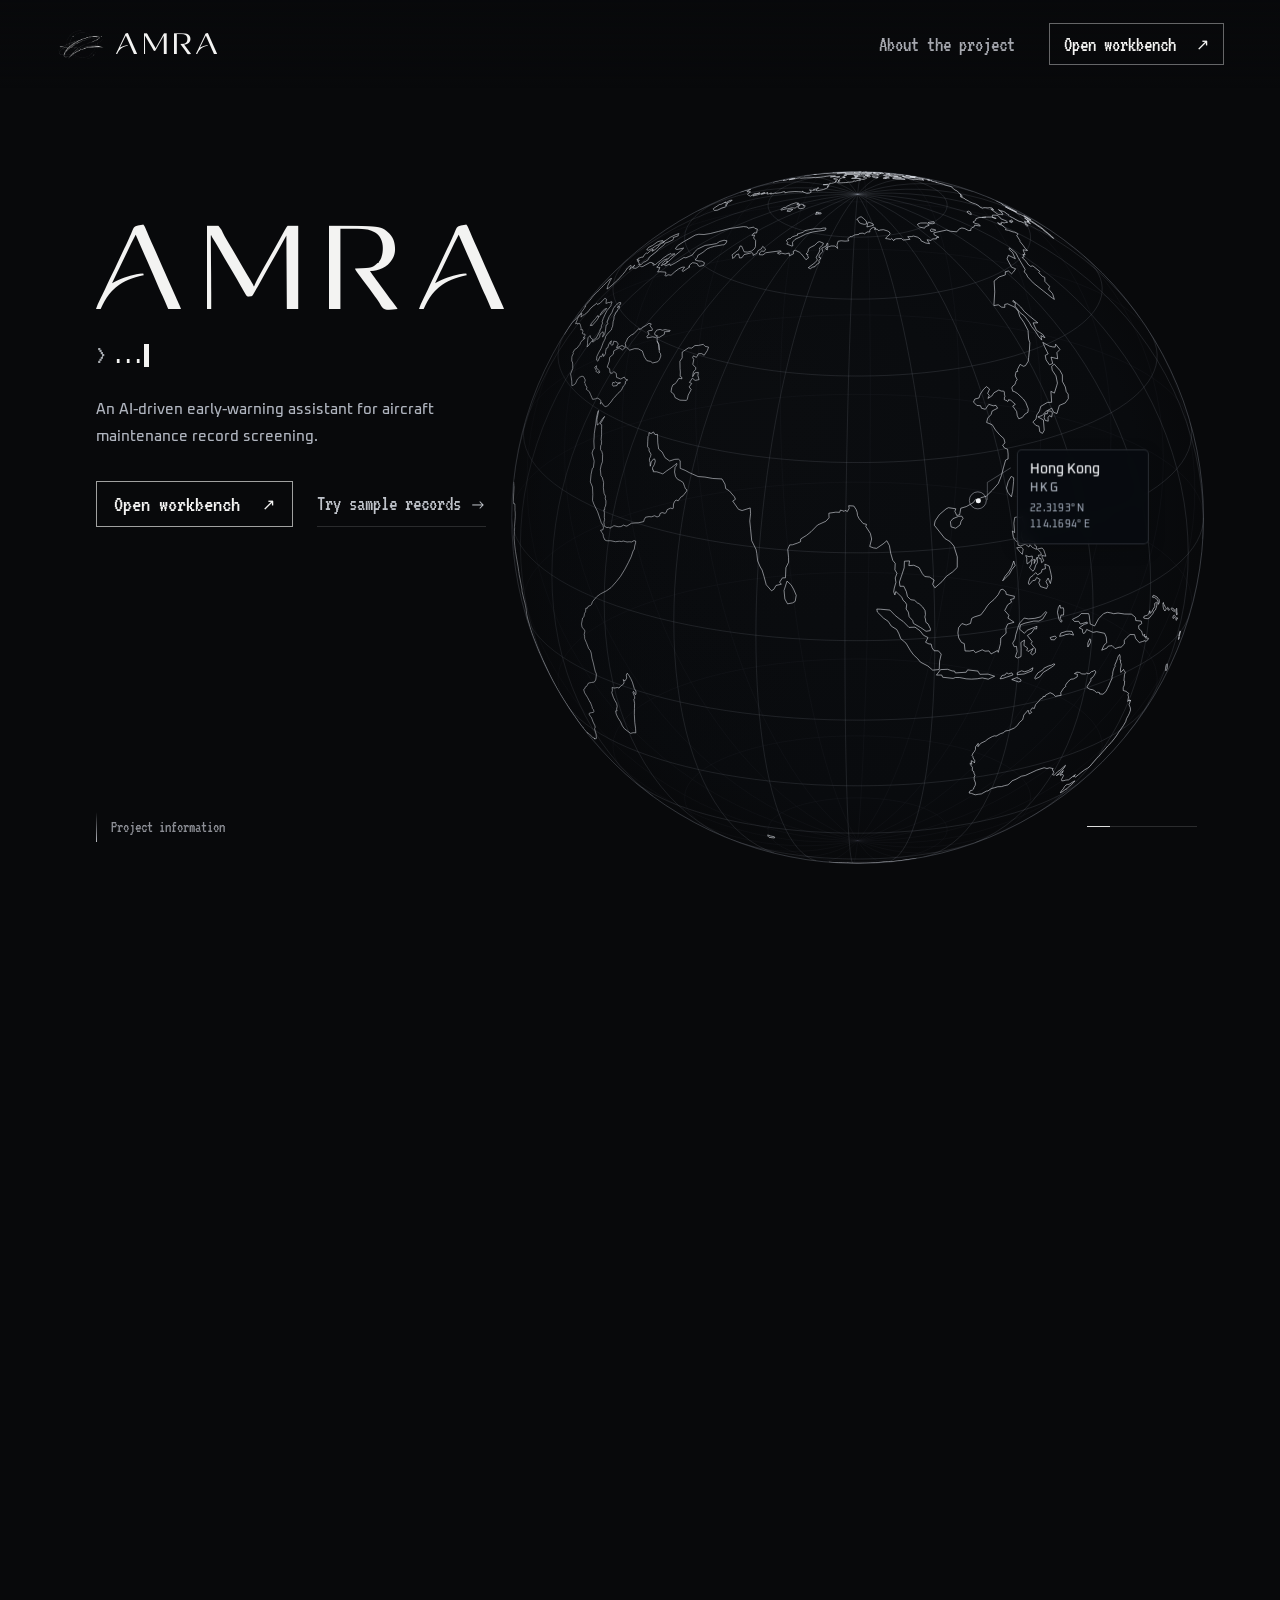
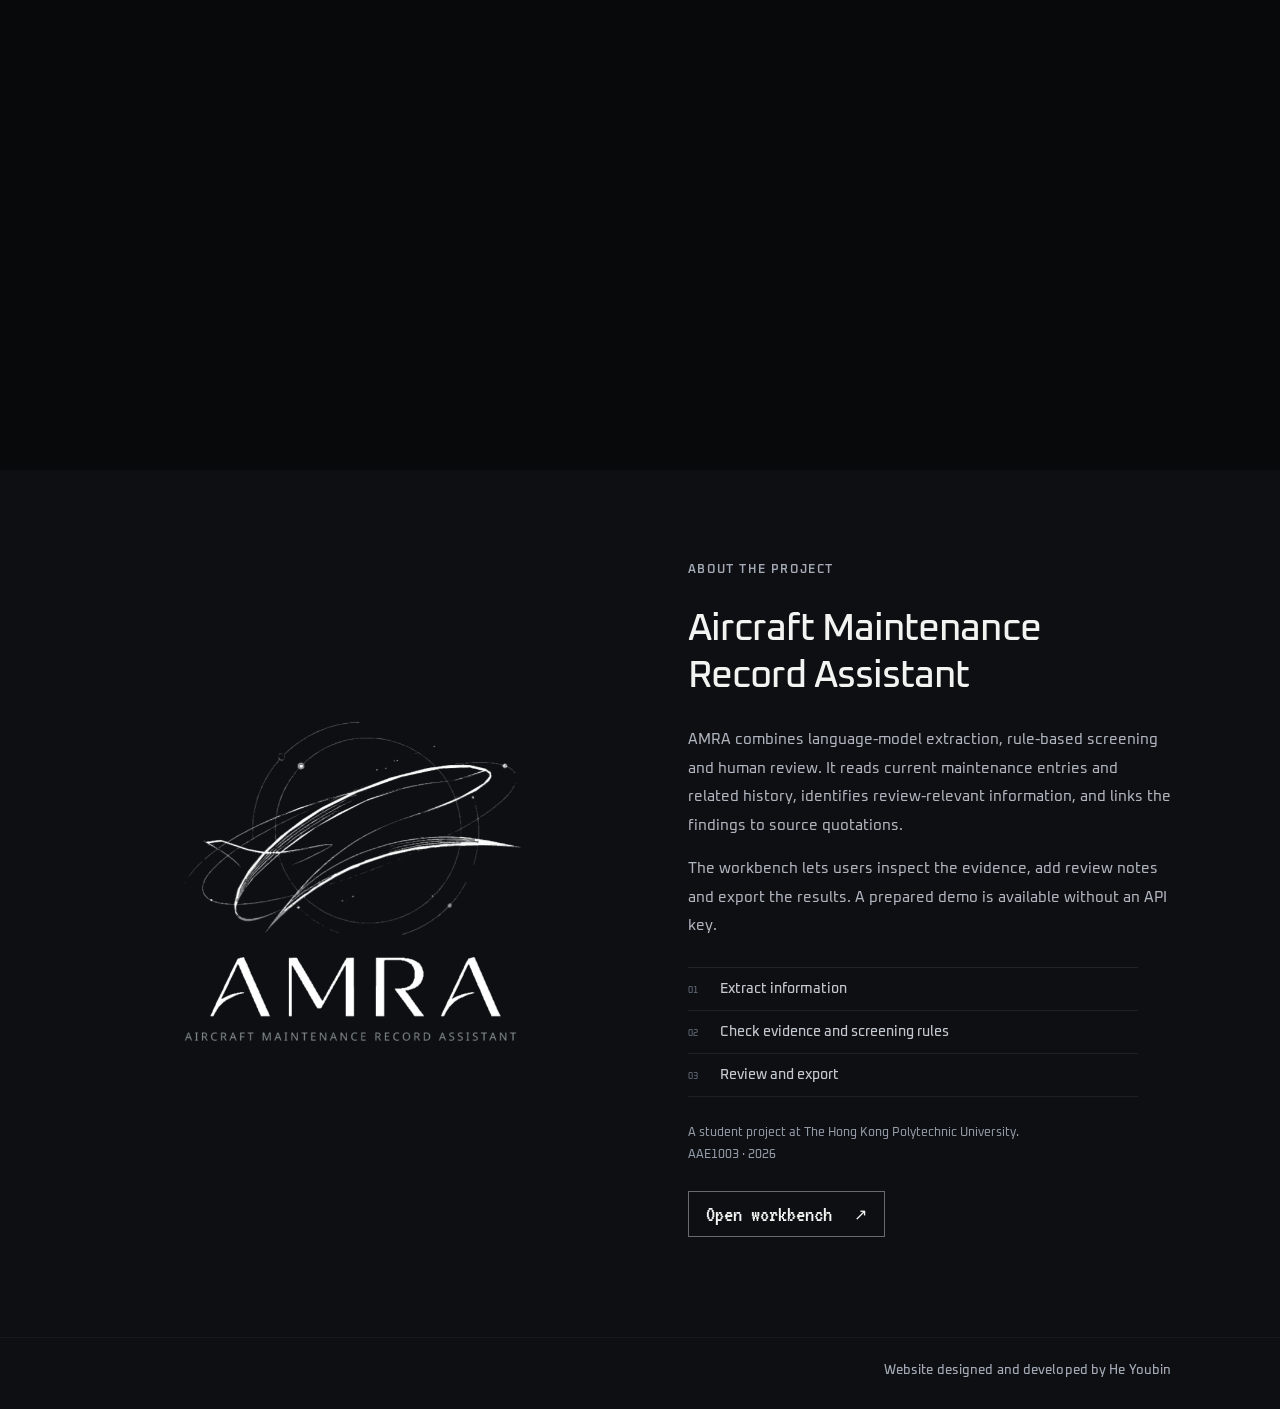
<file: landing.html>
<!doctype html>
<html lang="en">
<head>
  <meta charset="utf-8">
  <meta name="viewport" content="width=device-width,initial-scale=1">
  <meta name="theme-color" content="#08090b">
  <meta name="description" content="AMRA is an AI-assisted aircraft maintenance record screening tool with source evidence, local rule checks and human review.">
  <title>AMRA</title>
  <link rel="icon" href="/assets/amra-favicon.svg" type="image/svg+xml">
  <link rel="stylesheet" href="/landing.css">
  <script src="/landing.js" defer></script>
</head>
<body>
  <a class="skip-link" href="#project">Skip the animation</a>
  <header class="site-header">
    <a class="wordmark" href="/" aria-label="AMRA home">
      <img class="nav-symbol" src="/assets/amra-symbol.png" alt=""><span class="logo-lettering">AMRA</span>
    </a>
    <nav aria-label="Main navigation">
      <a class="nav-link" href="#project">About the project</a>
      <a class="nav-launch" href="/workbench">Open workbench <span aria-hidden="true">↗</span></a>
    </nav>
  </header>

  <main>
    <section class="globe-story" id="story" aria-label="AMRA introduction">
      <div class="story-stage">
        <canvas id="globe" aria-label="A monochrome globe initially facing Hong Kong. Scrolling turns the globe and reveals an aircraft tracing an arc around it." role="img"></canvas>
        <div class="hk-marker" id="hkMarker" hidden aria-label="Hong Kong, HKG, 22.3193 degrees north, 114.1694 degrees east">
          <span class="hk-pulse" aria-hidden="true"></span>
          <span class="hk-core" aria-hidden="true"></span>
          <span class="hk-leader" aria-hidden="true"></span>
          <span class="hk-label" aria-hidden="true">
            <span class="hk-name">Hong Kong</span>
            <span class="hk-code">HKG</span>
            <span class="hk-coordinates">22.3193° N<br>114.1694° E</span>
          </span>
        </div>
        <div class="story-shade" aria-hidden="true"></div>
        <div class="story-copy">
          <h1 class="logo-lettering">AMRA</h1>
          <div class="project-subtitle terminal-input" role="img" aria-label="Aircraft Maintenance Record Assistant. Presented by Topic 9 Team.">
            <span class="terminal-prompt" aria-hidden="true">&gt;</span>
            <span class="terminal-text" aria-hidden="true">Aircraft Maintenance Record Assistant</span>
            <span class="terminal-cursor" aria-hidden="true"></span>
          </div>
          <p class="story-description">An AI-driven early-warning assistant for aircraft maintenance record screening.</p>
          <div class="hero-actions">
            <a class="primary-entry" href="/workbench">Open workbench <span aria-hidden="true">↗</span></a>
            <a class="sample-entry" href="/workbench?demo=1">Try sample records <span aria-hidden="true">→</span></a>
          </div>
        </div>
        <div class="scene-bottomline">
          <a href="#project" class="scroll-cue"><span class="scroll-line" aria-hidden="true"></span>Project information</a>
          <span class="progress-track" aria-hidden="true"><span id="progressFill"></span></span>
        </div>
      </div>
    </section>

    <section class="project-section" id="project">
      <div class="project-logo reveal"><img src="/assets/amra-logo-clean.png" alt="AMRA — Aircraft Maintenance Record Assistant, with an orbital aircraft mark" width="800" height="700" loading="lazy"></div>
      <div class="project-content reveal">
        <p class="eyebrow">About the project</p>
        <h2>Aircraft Maintenance<br>Record Assistant</h2>
        <p>AMRA combines language-model extraction, rule-based screening and human review. It reads current maintenance entries and related history, identifies review-relevant information, and links the findings to source quotations.</p>
        <p>The workbench lets users inspect the evidence, add review notes and export the results. A prepared demo is available without an API key.</p>
        <ol class="project-functions"><li>Extract information</li><li>Check evidence and screening rules</li><li>Review and export</li></ol>
        <p class="project-credit">A student project at The Hong Kong Polytechnic University.<br>AAE1003 · 2026</p>
        <a class="project-entry" href="/workbench">Open workbench <span aria-hidden="true">↗</span></a>
      </div>
    </section>
  </main>
  <footer class="website-credit"><p>Website designed and developed by He Youbin</p></footer>
</body>
</html>
</file>
<file: landing.css>
:root{color-scheme:dark;--background:#08090b;--text:#f3f3f2;--muted:#979ba4;font-family:Manrope,"Helvetica Neue",Arial,sans-serif;color:var(--text);background:var(--background);font-synthesis:none;scroll-behavior:smooth}
*{box-sizing:border-box}body{margin:0}a{color:inherit;text-decoration:none}a:focus-visible{outline:2px solid currentColor;outline-offset:6px}::selection{background:#ddd;color:#111}
.skip-link{position:fixed;left:20px;top:-80px;z-index:100;padding:14px 18px;background:white;color:#111}.skip-link:focus{top:20px}
.site-header{position:fixed;inset:0 0 auto;z-index:30;height:88px;display:flex;align-items:center;justify-content:space-between;padding:0 4.4%;background:linear-gradient(#08090be8,#08090b00);transition:background .3s}
.site-header.is-scrolled{background:#08090bea;backdrop-filter:blur(18px);border-bottom:1px solid #ffffff0c}
.wordmark{display:flex;align-items:center;gap:12px;font-size:21px;letter-spacing:4px;font-weight:550}.brand-symbol{width:49px;height:34px;position:relative;overflow:hidden;display:block}.brand-symbol img{position:absolute;width:92px;height:92px;max-width:none;left:-22px;top:-22px;mix-blend-mode:screen}
.site-header nav{display:flex;align-items:center;gap:34px;font-size:12px}.nav-link{color:#a5a7ae;transition:color .2s}.nav-link:hover{color:white}.nav-launch{display:flex;align-items:center;gap:24px;padding:12px 19px;border:1px solid #ffffff38;border-radius:28px;transition:background .2s,color .2s}.nav-launch:hover{background:white;color:#111}.nav-launch span{font-size:18px}
.globe-story{height:230svh;position:relative}.story-stage{position:sticky;top:0;height:100svh;min-height:650px;overflow:hidden;isolation:isolate;background:var(--background)}
#globe{position:absolute;inset:0;width:100%;height:100%;display:block;z-index:-2}.story-shade{position:absolute;inset:0;z-index:-1;background:linear-gradient(90deg,#08090bf2 0%,#08090bb5 24%,#08090b18 50%,transparent 72%);pointer-events:none}
.story-copy{position:absolute;left:7.5%;top:25%;max-width:510px}.eyebrow{font-size:10px;letter-spacing:2.1px;text-transform:uppercase;font-weight:500;line-height:1.8;margin:0 0 24px;color:#90959f}
.story-copy h1{font-size:clamp(80px,9.1vw,144px);font-weight:450;line-height:1;letter-spacing:-.055em;margin:0 0 25px}.project-subtitle{font-size:clamp(24px,2.45vw,38px);line-height:1.25;letter-spacing:-.7px;margin:0 0 22px;color:#d3d5da;font-weight:400}
.story-description{font-size:14px;line-height:1.85;color:var(--muted);max-width:365px;margin:0 0 30px}.hero-actions{display:flex;align-items:center;gap:25px;flex-wrap:wrap}.primary-entry{display:flex;align-items:center;gap:26px;background:#eeeef0;color:#17191e;border-radius:30px;font-size:12px;padding:14px 21px;transition:background .2s}.primary-entry:hover{background:white}.primary-entry span{font-size:19px}.sample-entry{font-size:11px;color:#a8abb3;padding:10px 0}.sample-entry span{margin-left:8px}
.scene-topline{position:absolute;right:6.5%;top:17%;display:flex;gap:20px;align-items:center;font-family:inherit;font-size:9px;letter-spacing:1.2px;color:#63666e}.scene-topline>span:first-child{color:#c4c5ca;border:1px solid #ffffff24;padding:5px 7px}
.scene-bottomline{position:absolute;left:7.5%;right:6.5%;bottom:6.5%;display:flex;align-items:center;justify-content:space-between;font-size:10px;color:#8c8e95;letter-spacing:1px}.scroll-cue{display:flex;align-items:center;gap:14px}.scroll-line{height:30px;width:1px;display:block;background:linear-gradient(transparent,#b7b9c0)}.progress-track{width:110px;height:1px;background:#ffffff25;overflow:hidden}.progress-track>span{display:block;height:100%;width:0;background:#ddd}
.project-section{background:#0d0f12;display:grid;grid-template-columns:1fr 1fr;gap:9%;padding:90px 8.5% 100px;align-items:center;scroll-margin-top:85px}.project-logo{max-width:520px;width:100%;justify-self:center}.project-logo img{width:100%;height:auto;display:block}.project-content h2{font-size:clamp(28px,3vw,44px);letter-spacing:-1.4px;line-height:1.2;font-weight:450;margin:0 0 26px}.project-content>p:not(.eyebrow){font-size:14px;color:#9a9fa9;line-height:1.9;max-width:490px}.project-functions{list-style:none;counter-reset:functions;padding:0;border-top:1px solid #ffffff16;margin:26px 0 25px;max-width:450px}.project-functions li{counter-increment:functions;padding:12px 0;border-bottom:1px solid #ffffff12;font-size:12px;color:#c3c7cf}.project-functions li:before{content:counter(functions,decimal-leading-zero);font-family:inherit;color:#626b79;font-size:9px;margin-right:22px}.project-content .project-credit{font-size:11px!important;color:#737a87!important;margin-top:25px}.project-entry{display:inline-flex;gap:40px;align-items:center;border-bottom:1px solid #ffffff38;padding:10px 0;margin-top:10px;font-size:12px}.project-entry span{font-size:20px}
.site-footer{background:#0d0f12;color:#787e89;padding:25px 5%;border-top:1px solid #ffffff10;display:flex;gap:28px;align-items:center;font-size:10px}.footer-wordmark{font-size:16px;font-weight:500;letter-spacing:2px;color:#d9dce2}.site-footer p{margin:0}.site-footer>a:nth-last-child(2){margin-left:auto}.site-footer>span{padding-left:20px}
.reveal{opacity:0;transform:translateY(20px);transition:opacity .7s,transform .7s}.reveal.is-visible{opacity:1;transform:none}
@media(min-width:1800px){.story-copy{left:10%}.scene-bottomline{left:10%}.project-section{padding-left:13%;padding-right:13%}}
@media(max-width:1000px){.site-header{height:76px}.site-header nav{gap:20px}.story-copy{left:6%;max-width:435px}.story-copy h1{font-size:100px}.project-subtitle{font-size:29px}.story-description{max-width:320px;font-size:13px}.hero-actions{gap:16px}.scene-topline{right:5%;font-size:8px}.project-section{padding:80px 7%;gap:6%}}
@media(max-width:700px){.site-header{height:72px;padding:0 6%}.wordmark{font-size:18px;gap:7px;letter-spacing:3px}.brand-symbol{width:42px;height:30px}.brand-symbol img{width:84px;height:84px;left:-20px;top:-20px}.nav-link{display:none}.nav-launch{font-size:10px;gap:15px;padding:10px 14px}.globe-story{height:210svh}.story-stage{min-height:720px}.story-copy{left:7%;right:7%;top:15%;max-width:none}.story-copy .eyebrow{font-size:8px;letter-spacing:1.2px;margin-bottom:14px}.story-copy h1{font-size:76px;margin-bottom:15px}.project-subtitle{font-size:25px;line-height:1.2;margin-bottom:17px}.project-subtitle br{display:none}.story-description{font-size:12px;line-height:1.8;max-width:330px;margin-bottom:19px}.hero-actions{gap:19px}.primary-entry{font-size:11px;padding:12px 17px;gap:20px}.sample-entry{font-size:10px}.scene-topline{display:none}.scene-bottomline{left:7%;right:7%;bottom:2.5%;font-size:8px}.scroll-line{height:20px}.progress-track{width:70px}.story-shade{background:linear-gradient(180deg,#08090b00 35%,#08090b00 75%,#08090b80)}.project-section{grid-template-columns:1fr;padding:55px 7% 70px;gap:30px}.project-logo{max-width:330px}.project-content h2{font-size:32px}.project-content>p:not(.eyebrow){font-size:13px}.site-footer{flex-wrap:wrap;padding:25px 7%;gap:14px 20px;font-size:9px}.site-footer p{width:calc(100% - 100px)}.site-footer>a:nth-last-child(2){margin-left:0}.site-footer>span{margin-left:auto;padding-left:0}}
@media(prefers-reduced-motion:reduce){:root{scroll-behavior:auto}.globe-story{height:110svh}.reveal{opacity:1;transform:none;transition:none}.nav-launch,.primary-entry,.nav-link{transition:none}}

/* Keep the wordmark selectable text with a locally hosted display font. */
@font-face{font-family:AMRA Wordmark;src:url('/assets/AMRAWordmark-Regular.ttf') format('truetype');font-weight:400;font-style:normal;font-display:swap}
.logo-lettering,.footer-wordmark{font-family:"AMRA Wordmark",Georgia,serif;font-weight:400;font-synthesis:none}
.wordmark{gap:12px}.nav-symbol{display:block;width:48px;height:34px;object-fit:contain}
.wordmark>.logo-lettering{font-size:21px;letter-spacing:0;line-height:1}
.story-copy h1{font-size:clamp(76px,6.6vw,100px);letter-spacing:0;line-height:1.05;font-weight:400;margin:0 0 27px;white-space:nowrap}
.project-logo img{mix-blend-mode:lighten}
.project-content h2{letter-spacing:-.6px}
@media(max-width:1000px){.story-copy h1{font-size:85px}}
@media(max-width:700px){.story-copy h1{font-size:58px;letter-spacing:0;margin-bottom:22px}.wordmark>.logo-lettering{font-size:17px}.nav-symbol{width:35px;height:28px}.wordmark{gap:8px}.project-content h2{letter-spacing:-.4px}}

/* Quiet sans-serif typography complements the custom AMRA lettering. */
@font-face{font-family:Manrope;src:url('/assets/Manrope-Variable.ttf') format('truetype');font-weight:200 800;font-style:normal;font-display:swap}
.story-copy{max-width:570px}
.project-subtitle{font-size:clamp(19px,1.6vw,26px);font-weight:300;letter-spacing:-.025em;line-height:1.5;white-space:nowrap;margin-bottom:23px}
.story-description{font-size:14px;font-weight:400;line-height:1.9;max-width:385px}
.site-header nav{font-size:12px;font-weight:400}
.project-content h2{font-weight:300;letter-spacing:-.035em}
.project-content>p:not(.eyebrow){line-height:1.95}
@media(max-width:1000px) and (min-width:701px){.project-subtitle{font-size:19px}.story-copy{max-width:490px}}
@media(max-width:700px){.project-subtitle{font-size:clamp(12px,4vw,22px);font-weight:350;letter-spacing:-.035em;margin-bottom:18px}.story-description{font-size:12px;max-width:330px}.story-copy{max-width:none}.project-content h2{font-size:30px}}

/* White terminal lettering sits directly on the page background. */
@font-face{font-family:VT323;src:url('/assets/VT323-Regular.ttf') format('truetype');font-weight:400;font-style:normal;font-display:swap}
.project-subtitle.terminal-input{
  display:flex;align-items:center;gap:0;width:39.3ch;max-width:100%;
  min-height:30px;padding:0;border:0;background:none;box-shadow:none;
  font-family:VT323,Consolas,monospace;font-size:26px;font-weight:400;
  letter-spacing:0;line-height:1.15;white-space:nowrap;color:#f3f3f2;
  text-shadow:none;margin-bottom:25px;
}
.terminal-prompt{color:#a7abb0;margin-right:.65ch}
.terminal-text{display:block;flex:none;min-height:1em}
.terminal-input.is-selected .terminal-text{color:#090b0e;background:#e6e8eb}
.terminal-input.is-selected .terminal-cursor{opacity:0;animation:none}
.terminal-cursor{display:block;flex:none;width:.48ch;height:.9em;margin-left:.15ch;background:#f3f3f2;animation:terminal-blink 1.05s steps(1,end) infinite}
@keyframes terminal-blink{0%,49%{opacity:1}50%,100%{opacity:0}}
.terminal-input.is-typing .terminal-cursor{animation:none;opacity:1}
@media(max-width:1000px) and (min-width:701px){.project-subtitle.terminal-input{font-size:23px}}
@media(max-width:700px){.project-subtitle.terminal-input{font-size:clamp(15px,4.9vw,25px);min-height:25px;margin-bottom:20px}}
@media(prefers-reduced-motion:reduce){.terminal-cursor{animation:none;opacity:.6}}

/* Static terminal controls: clear click targets without typing or blinking labels. */
.site-header nav a,.hero-actions a,.project-entry,.scroll-cue{
  font-family:VT323,Consolas,monospace;font-weight:400;letter-spacing:0;
  animation:none;transition:none;
}
.nav-launch,.primary-entry,.project-entry{
  display:inline-flex;align-items:center;justify-content:center;gap:22px;
  min-height:46px;padding:9px 17px;border:1px solid #f3f3f266;border-radius:0;
  background:transparent;color:#f3f3f2;font-size:23px;line-height:1;
}
.nav-launch{min-height:42px;padding:7px 14px;font-size:21px;gap:20px}
.primary-entry{border-color:#f3f3f2a6}
.nav-launch:hover,.primary-entry:hover,.project-entry:hover{background:#f3f3f2;color:#08090b;border-color:#f3f3f2}
.nav-launch span,.primary-entry span,.project-entry span{font-family:Manrope,Arial,sans-serif;font-size:16px;line-height:1}
.sample-entry{display:inline-flex;align-items:center;gap:9px;min-height:46px;padding:9px 0;font-size:21px;line-height:1;color:#bfc3ca;border-bottom:1px solid #ffffff24}
.sample-entry span{font-family:Manrope,Arial,sans-serif;font-size:16px;margin:0}
.sample-entry:hover{color:#fff;border-bottom-color:#f3f3f2}
.nav-link{font-size:21px}.scroll-cue{font-size:16px}
.hero-actions{gap:24px}.project-entry{margin-top:12px}
@media(max-width:700px){
  .nav-launch{font-size:18px;padding:7px 10px;gap:12px;min-height:42px}
  .nav-launch span{font-size:14px}
  .hero-actions{gap:12px}
  .primary-entry{font-size:18px;padding:9px 12px;gap:15px;min-height:44px}
  .sample-entry{font-size:18px;gap:8px;min-height:44px}
  .primary-entry span,.sample-entry span{font-size:14px}
  .scroll-cue{font-size:13px}
  .project-entry{font-size:22px}
}

.website-credit{padding:23px 8.5% 27px;background:#0d0f12;border-top:1px solid #ffffff0b;color:#888e98;text-align:right;font-family:VT323,Consolas,monospace;font-size:18px;line-height:1.5}
.website-credit p{margin:0}
@media(max-width:700px){.website-credit{padding:20px 7% 24px;text-align:center;font-size:16px}}

/* Angular, medium-weight text echoes the supplied square technology references. */
@font-face{font-family:Oxanium;src:url('/assets/Oxanium-Variable.ttf') format('truetype');font-weight:200 800;font-style:normal;font-display:swap}
.story-description,.project-content,.website-credit{font-family:Oxanium,Manrope,Arial,sans-serif}
.story-description{font-size:15px;font-weight:500;line-height:1.85;color:#afb4be;max-width:405px}
.project-content h2{font-weight:500;letter-spacing:-.025em;line-height:1.23}
.project-content .eyebrow{font-size:12px;font-weight:600;letter-spacing:1.6px;color:#a4aab5}
.project-content>p:not(.eyebrow){font-size:15px;font-weight:450;line-height:1.9;color:#afb4be}
.project-functions li{font-size:14px;font-weight:500}
.project-content .project-credit{font-size:12px!important;font-weight:450;color:#929aa7!important}
.website-credit{font-size:13px;font-weight:500;color:#a3aab6;letter-spacing:.1px;line-height:1.6}
@media(max-width:700px){
  .story-description{font-size:14px;line-height:1.8;max-width:330px}
  .project-content h2{font-size:31px}
  .project-content>p:not(.eyebrow){font-size:14px}
  .website-credit{font-size:12px;letter-spacing:0}
}

/* A quiet geographic beacon, anchored to the rotating globe. */
.hk-marker{position:absolute;left:0;top:0;width:1px;height:1px;z-index:0;pointer-events:none;color:#eef0f3}
.hk-marker[hidden]{display:none}
.hk-core{position:absolute;width:5px;height:5px;left:-2.5px;top:-2.5px;border-radius:50%;background:#f3f5f7;animation:hk-breathe 2.8s ease-in-out infinite}
.hk-pulse{position:absolute;width:18px;height:18px;left:-9px;top:-9px;border:1px solid #e9edf76b;border-radius:50%;animation:hk-ripple 2.8s ease-out infinite}
.hk-leader{position:absolute;left:9px;top:-18px;width:24px;height:18px;border-left:1px solid #c6ccd454;border-top:1px solid #c6ccd454;transform:skewY(-32deg);transform-origin:left bottom}
.hk-label{position:absolute;left:39px;top:-51px;width:132px;display:flex;flex-direction:column;align-items:flex-start;gap:3px;font-family:Oxanium,Arial,sans-serif;text-shadow:0 1px 5px #08090b}
.hk-name{font-size:14px;line-height:1.3;font-weight:500;white-space:nowrap}
.hk-code{font-size:12px;line-height:1.3;font-weight:500;letter-spacing:1.8px;color:#aab1bd}
.hk-coordinates{font-size:10px;line-height:1.65;font-weight:450;letter-spacing:.25px;color:#8f98a6}
.hk-marker.is-left .hk-label{left:auto;right:39px;align-items:flex-end;text-align:right}
.hk-marker.is-left .hk-leader{left:auto;right:9px;border-left:0;border-right:1px solid #c6ccd454;transform:skewY(32deg);transform-origin:right bottom}
@keyframes hk-breathe{0%,100%{opacity:.4;box-shadow:0 0 3px #f0f4ff25}50%{opacity:1;box-shadow:0 0 12px #f0f4ff80}}
@keyframes hk-ripple{0%{opacity:.55;transform:scale(.65)}85%,100%{opacity:0;transform:scale(1.8)}}
@media(max-width:700px){.hk-label{width:112px;left:30px;top:-49px}.hk-name{font-size:12px}.hk-code{font-size:10px}.hk-coordinates{font-size:9px}.hk-leader{width:16px}.hk-marker.is-left .hk-label{right:30px}.hk-core{width:4px;height:4px;left:-2px;top:-2px}}
@media(prefers-reduced-motion:reduce){.hk-core,.hk-pulse{animation:none}.hk-core{opacity:.85}.hk-pulse{opacity:.3;transform:none}}

/* Lift the location text off the map without enclosing the beacon itself. */
.hk-label{padding:10px 12px;border:1px solid #d8e1ef29;border-radius:5px;background:rgba(8,11,16,.84);box-shadow:0 5px 18px #00000030;backdrop-filter:blur(5px);text-shadow:none}
.hk-coordinates{color:#a5afbe}
@media(max-width:700px){.hk-label{padding:8px 10px;border-radius:4px}}
</file>
